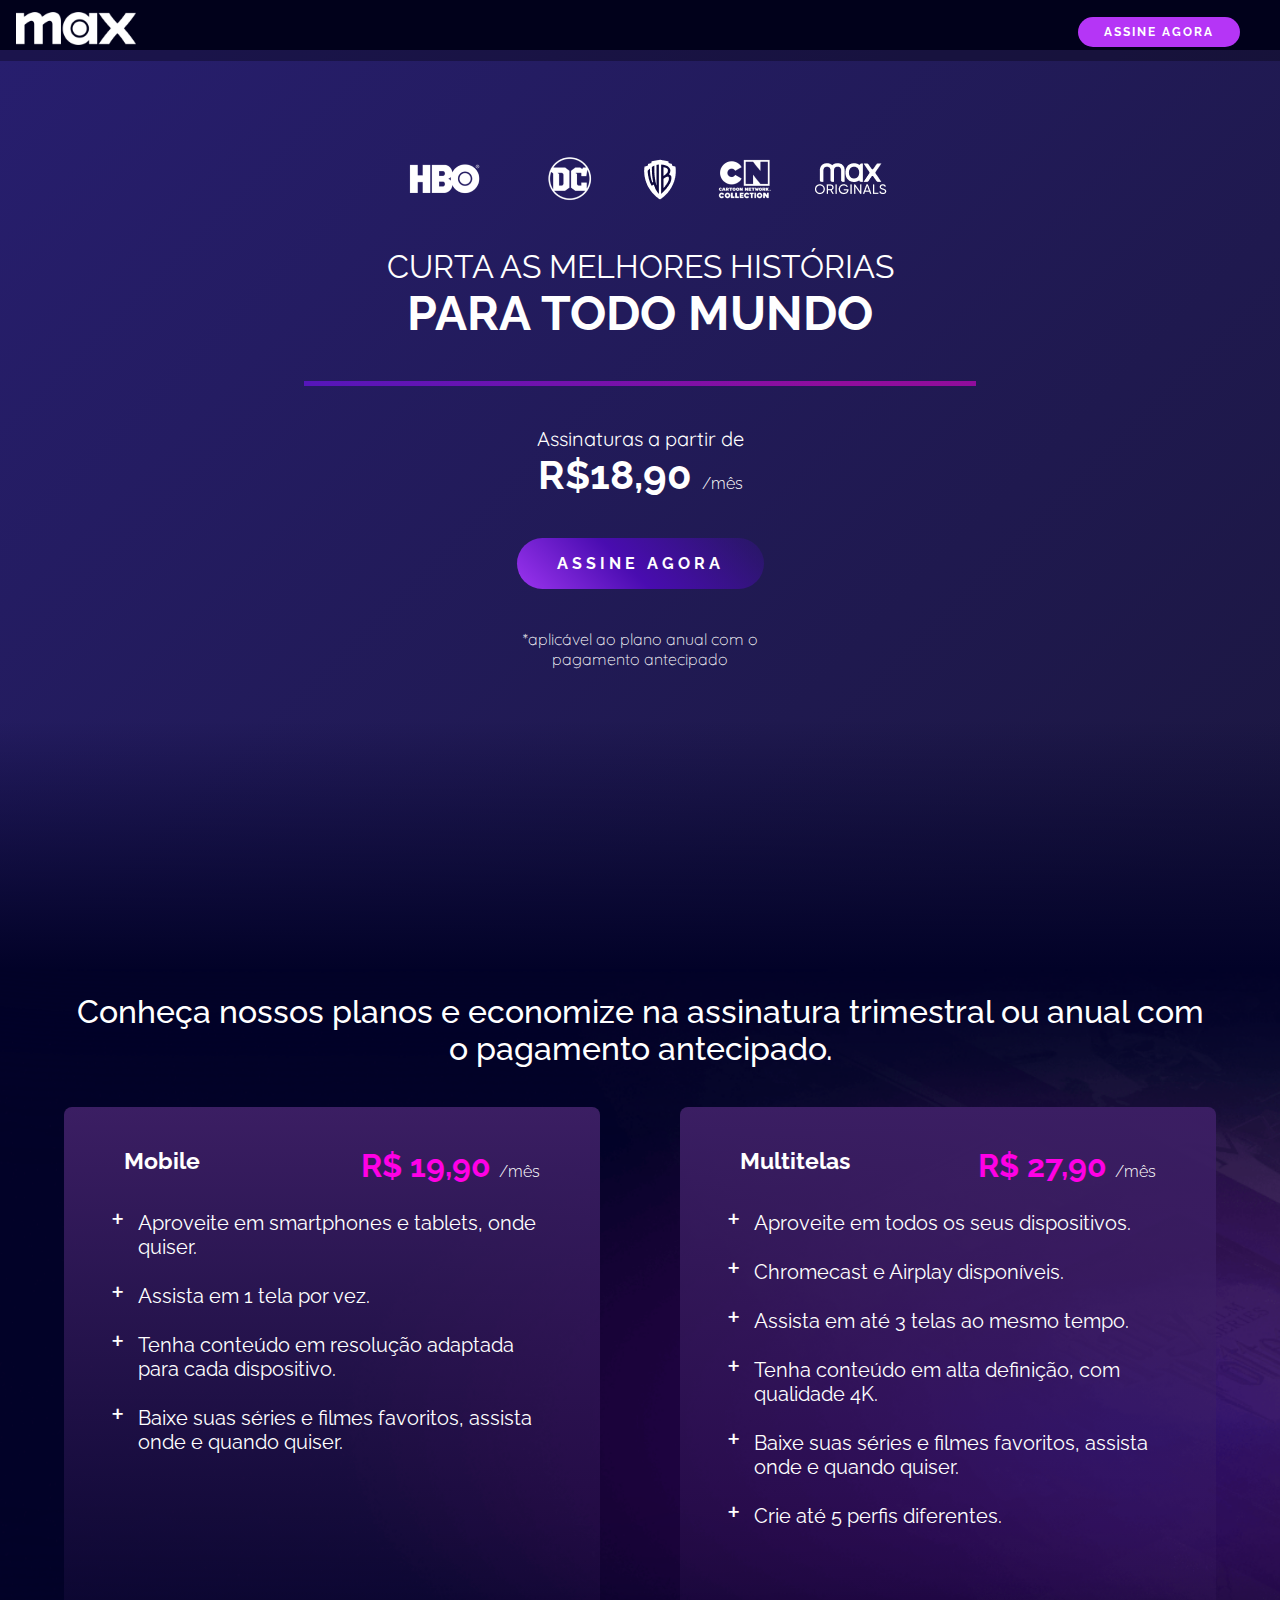
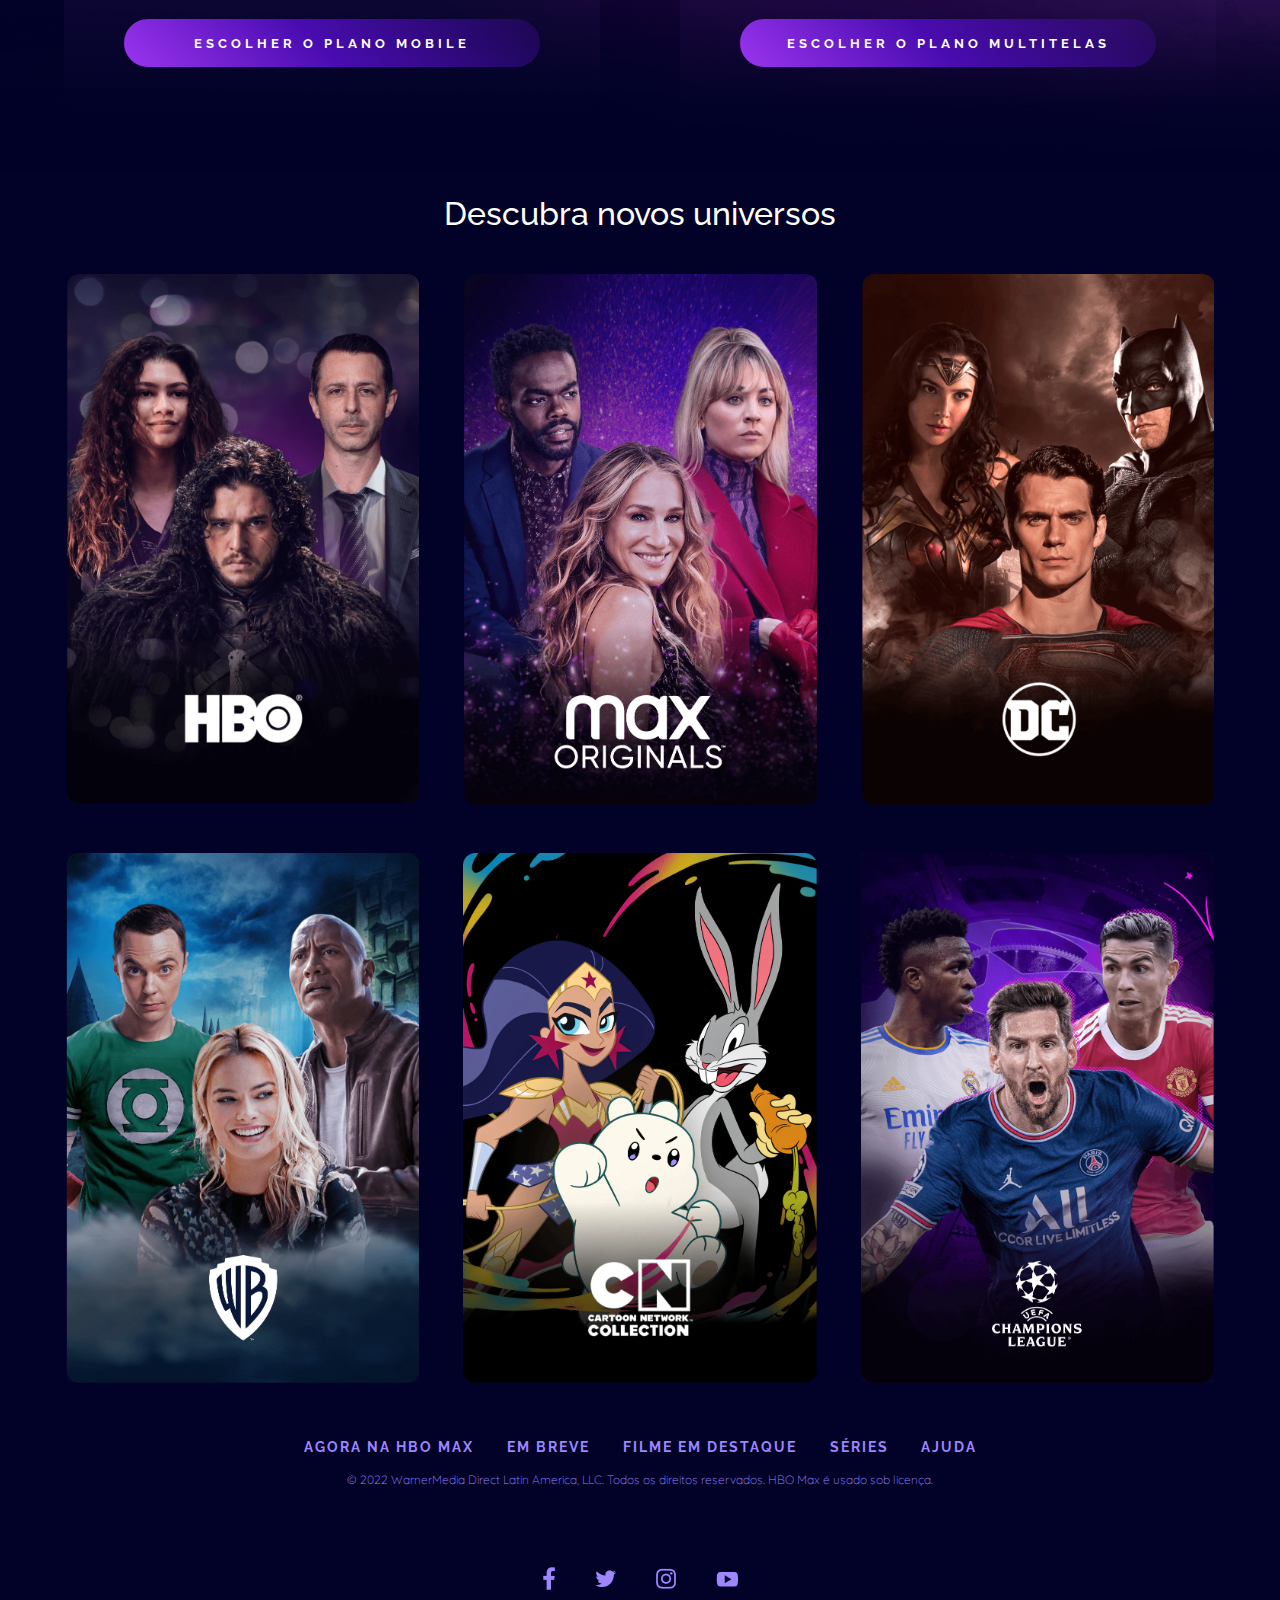
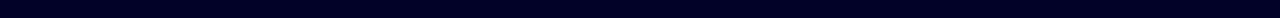
<file: index.html>
<!DOCTYPE html>
<html lang="pt-br">
  <head>
    <meta charset="UTF-8" />
    <meta name="viewport" content="width=device-width, initial-scale=1.0" />
    <title>MAX</title>
    <link rel="stylesheet" href="assets/CSS/style.css" />
    <link rel="icon" type="image/svg" href="./assets/images/favicon.svg" />
  </head>
  <body>

    <!--Navigation-->
    <section>
      <nav class="nav">
        <a href="index.html" class="nav__logo">
          <img
            src="./assets/images/max-logo.png"
            class="nav__logo-image"
            alt="Logotipo da Max com o nome da marca"
          />
        </a>
        <div>
          <a href="signIn.html" class="nav__item"></a>
          <a href="#subscription" class="nav__item nav__item--button button"
            >Assine Agora</a
          >
        </div>
      </nav>
    </section>

    <!--Header-->
    <section>
      <header class="header">
        <div class="header__content">
          <div class="header__channels">
            <img
              src="./assets/images/hbo.png"
              alt="logo da HBO"
              class="header__channel"
            />
            <img
              src="./assets/images/dc.png"
              alt="logo da DC"
              class="header__channel"
            />
            <img
              src="./assets/images/wb.png"
              alt="logo da Warner Bross"
              class="header__channel"
            />
            <img
              src="./assets/images/cartoon-network_neutral.png"
              alt="logo do Cartoon Network"
              class="header__channel"
            />
            <img
              src="./assets/images/max_originals.png"
              alt="logo do Max Originals"
              class="header__channel"
            />
          </div>
          <h1 class="header__title">
            <span class="header__title--light"
              >Curta as melhores histórias</span
            >
            Para todo mundo
          </h1>
          <div class="divider"></div>
          <div class="offer">
            <p>Assinaturas a partir de</p>
            <p class="offer__price">
              R$18,90 <span class="offer__price--small"> /mês</span>
            </p>
          </div>
          <a href="#subscription" class="button button--gradient header__button"
            >Assine agora</a
          >
          <p class="text--small">
            *aplicável ao plano anual com o pagamento antecipado
          </p>
        </div>
      </header>
    </section>

    <!--Main-->
    <section>
        <main>
            <section id="subscription" class="subscription">
              <div class="container">
                <h2 class="title">
                  Conheça nossos planos e economize na assinatura trimestral ou anual
                  com o pagamento antecipado.
                </h2>
                <div class="subscription__plans">
                  <div class="subscription__card">
                    <div>
                      <div class="subscription__plan">
                        <h3>Mobile</h3>
                        <p class="subscription__price">
                          R$ 19,90 <span class="text--small">/mês</span>
                        </p>
                      </div>
      
                      <ul class="subscription__goals">
                        <li class="subscription__description">
                          Aproveite em smartphones e tablets, onde quiser.
                        </li>
                        <li class="subscription__description">
                          Assista em 1 tela por vez.
                        </li>
                        <li class="subscription__description">
                          Tenha conteúdo em resolução adaptada para cada dispositivo.
                        </li>
                        <li class="subscription__description">
                          Baixe suas séries e filmes favoritos, assista onde e quando
                          quiser.
                        </li>
                      </ul>
                    </div>
                    <button class="button button--gradient">
                      Escolher o Plano Mobile
                    </button>
                  </div>
      
                  <div class="subscription__card">
                    <div>
                      <div class="subscription__plan">
                        <h3>Multitelas</h3>
                        <p class="subscription__price">
                          R$ 27,90 <span class="text--small">/mês</span>
                        </p>
                      </div>
      
                      <ul>
                        <li class="subscription__description">
                          Aproveite em todos os seus dispositivos.
                        </li>
                        <li class="subscription__description">
                          Chromecast e Airplay disponíveis.
                        </li>
                        <li class="subscription__description">
                          Assista em até 3 telas ao mesmo tempo.
                        </li>
                        <li class="subscription__description">
                          Tenha conteúdo em alta definição, com qualidade 4K.
                        </li>
                        <li class="subscription__description">
                          Baixe suas séries e filmes favoritos, assista onde e quando
                          quiser.
                        </li>
                        <li class="subscription__description">
                          Crie até 5 perfis diferentes.
                        </li>
                      </ul>
                    </div>
                    <button class="button button--gradient">
                      Escolher o Plano Multitelas
                    </button>
                  </div>
                </div>
              </div>
            </section>
      
            <section id="contents" class="contents container">
              <h2 class="title">Descubra novos universos</h2>
              <div class="contents__container">
                <div class="contents__card">
                  <img
                    class="contents__image"
                    src="assets/images/hbo-default_0.webp"
                    alt="HBO"
                  />
                </div>
                <div class="contents__card">
                  <img
                    class="contents__image"
                    src="assets/images/MAX-Default.webp"
                    alt="Max Originals"
                  />
                </div>
                <div class="contents__card">
                  <img
                    class="contents__image"
                    src="assets/images/DC_Default.webp"
                    alt="DC"
                  />
                </div>
                <div class="contents__card">
                  <img
                    class="contents__image"
                    src="assets/images/WB-Default.webp"
                    alt="Warner Bross"
                  />
                </div>
                <div class="contents__card">
                  <img
                    class="contents__image"
                    src="assets/images/CN-Default.webp"
                    alt="Cartoon Network"
                  />
                </div>
                <div class="contents__card">
                  <img
                    class="contents__image"
                    src="assets/images/UCL-Default.webp"
                    alt="UEFA Champions League"
                  />
                </div>
              </div>
            </section>
          </main>
      
    </section>

    <!--Footer-->
    <section>
        <footer class="footer container">
            <div>
              <a class="footer__link" href="https://www.hbomax.com/br/pt/sitemap">
                Agora na HBO Max
              </a>
              <a class="footer__link" href="https://www.hbomax.com/br/pt/coming-soon">
                Em breve
              </a>
              <a class="footer__link" href="https://www.hbomax.com/br/pt/feature">
                Filme em destaque
              </a>
              <a class="footer__link" href="https://www.hbomax.com/br/pt/series"
                >Séries</a
              >
              <a class="footer__link" href="https://help.hbomax.com/br">Ajuda</a>
            </div>
            <p class="text--small footer__legal">
              © 2022 WarnerMedia Direct Latin America, LLC. Todos os direitos
              reservados. HBO Max é usado sob licença.
            </p>
            <div class="footer__social">
              <a
                href="https://www.facebook.com/HBOMaxBr/"
                class="footer__social-link"
              >
                <img src="assets/images/fb_0.png" alt="Facebook" />
              </a>
              <a href="https://twitter.com/HBOMaxBR" class="footer__social-link">
                <img src="assets/images/twitter_0.png" alt="Twitter" />
              </a>
              <a
                href="https://www.instagram.com/hbomaxbr/"
                class="footer__social-link"
              >
                <img src="assets/images/instagram_0.png" alt="Instagram" />
              </a>
              <a
                href="https://www.youtube.com/c/hbomaxbr"
                class="footer__social-link"
              >
                <img src="assets/images/youtube_0.png" alt="Youtube" />
              </a>
            </div>
          </footer>
    
    </section>

    </body>
</html>
</file>
<file: assets/CSS/style.css>
/*----Global----*/
@import url(global.css);

/*----Header----*/
.header {
    position: relative;
    margin-top: 50px;
    padding: 100px 0 300px;
    background: linear-gradient(-45deg, #56125b, #0f0f10, #271e6e);
    background-size: 400% 400%;
    animation: gradient 10s ease infinite alternate;
}
  
  .header::after {
    content: "";
    width: 100%;
    height: 250px;
    position: absolute;
    bottom: 0;
    background: linear-gradient(0deg, var(--primary-color), transparent);
}
  
  .header__content {
    display: flex;
    margin: auto;
    flex-direction: column;
    align-items: center;
    gap: 40px;
    padding: 0 40px;
}
  
  .header__channels {
    display: flex;
    flex-wrap: wrap;
    justify-content: center;
    gap: 24px;
}
  
  .header__channel {
    object-fit: contain;
}
  
  .header__title {
    text-transform: uppercase;
    text-align: center;
    font-size: 3rem;
}
  
  .header__title--light {
    display: block;
    font-weight: lighter;
    font-size: 2rem;
}
  
  .header .text--small {
    max-width: 300px;
    text-align: center;
}
  
  .header__button {
    animation: wiggle 2.2s linear infinite;
}
  
.divider {
    width: 70%;
    height: 5px;
    max-width: 672px;
    background: var(--divider-bg-color);
}

.offer {
    font-size: 20px;
    text-align: center;
}

.offer__price {
    font-size: 2.5rem;
    font-family: "Raleway", sans-serif;
    font-weight: bold;
}

.offer__price--small {
    font-size: 1rem;
    font-weight: 300;
  }

.title {
    font-size: 2rem;
    font-weight: 500;
}

/*----Main----*/
.subscription {
  background: url("../images/background-movies-series.png") no-repeat;
  background-size: cover;
  position: relative;
}

.subscription__plans {
  display: flex;
  justify-content: space-around;
  gap: 80px;
  margin: 40px 0;
  perspective: 2000px;
  perspective-origin: top;
}

.subscription__card {
  background: var(--card-bg-color);
  padding: 40px 60px;
  border-radius: 8px;
  display: flex;
  min-height: 600px;
  flex-direction: column;
  justify-content: space-between;
  transition: transform 1s ease-in-out;
}

.subscription__plans:has(.subscription__card:nth-child(1):hover)
  .subscription__card:nth-child(2) {
  transform: rotateY(-45deg);
}

.subscription__plans:has(.subscription__card:nth-child(2):hover)
  .subscription__card:nth-child(1) {
  transform: rotateY(45deg);
}

.subscription__description {
  text-align: left;
  list-style: none;
  font-size: 1.25rem;
  margin-bottom: 14px;
  padding-left: 14px;
}

.subscription__price {
  font-size: 2rem;
  font-family: "Raleway", sans-serif;
  color: var(--secondary-color);
  font-weight: 700;
}

.subscription__price .text--small {
  color: var(--text-color);
}

.subscription__description::marker {
  content: "+";
  font-size: 2rem;
  margin: 0 8px 0 0;
}

.subscription__plan {
  display: flex;
  justify-content: space-between;
  font-size: 1.25rem;
  margin-bottom: 16px;
}

/* Contents */
.subscription__plan {
  display: flex;
  justify-content: space-between;
  font-size: 1.25rem;
  margin-bottom: 16px;
}

.contents__container {
  margin-top: 40px;
  display: grid;
  grid-template-columns: repeat(3, 1fr);
  gap: 40px;
}

.contents__card {
  border-radius: 16px;
  background-repeat: no-repeat;
  background-size: cover;
  background-position: center;
  border: 2px solid transparent;
  transition: transform 0.8s, background 0.8s, border 1s;
}

.contents__card {
  border-radius: 16px;
  background-repeat: no-repeat;
  background-size: cover;
  background-position: center;
  border: 2px solid transparent;
  transition: transform 0.8s, background 0.8s, border 1s;
}

.contents__card:hover .contents__image {
  opacity: 0;
}

.contents__image {
  width: 100%;
  object-fit: cover;
  object-position: center;
  transition: opacity 2s;
}

/* HBO Content */

.contents__card:nth-child(1):hover {
  background-image: url("../images/hbo-hover_0.webp");
}

/* Max Originals Content */

.contents__card:nth-child(2):hover {
  background-image: url("../images/MAX-Hover.webp");
}

/* DC Content */

.contents__card:nth-child(3):hover {
  background-image: url("../images/DC-Hover.webp");
}

/* WB Content */

.contents__card:nth-child(4):hover {
  background-image: url("../images/WB-Hover.webp");
}

/* CN Content */

.contents__card:nth-child(5):hover {
  background-image: url("../images/CN-Hover.png");
}

/* Champions League Content */

.contents__card:nth-child(6):hover {
  background-image: url("../images/UCL-Hover.webp");
}

/* Media Queries */

@media screen and (max-width: 1200px) {
  .subscription__plans {
    gap: 40px;
  }

  .contents__container {
    gap: 32px;
  }
}

@media screen and (max-width: 1140px) {
  .subscription__plans {
    flex-direction: column;
    align-items: center;
  }

  .subscription__card {
    max-width: 600px;
  }
}

@media screen and (max-width: 800px) {
  .contents__container {
    grid-template-columns: repeat(2, 1fr);
  }
}

@media screen and (max-width: 480px) {
  .subscription__price {
    font-size: 1.5rem;
  }

  .subscription__description {
    font-size: 1rem;
  }

  .subscription__plan {
    flex-direction: column;
    justify-content: center;
  }

  .subscription__card {
    padding: 40px;
  }

  .contents__container {
    grid-template-columns: repeat(6, 100%);
    grid-auto-flow: column;
    overflow: auto hidden;
  }
}

@media (pointer: coarse) {
  .contents__card:hover {
    transform: none;
  }

  .subscription__plans:has(.subscription__card:nth-child(1):hover)
    .subscription__card:nth-child(2),
  .subscription__plans:has(.subscription__card:nth-child(2):hover)
    .subscription__card:nth-child(1) {
    transform: none;
  }
}

/* Animations */

@keyframes gradient {
  0% {
    background-position: 0% 50%;
  }
  50% {
    background-position: 100% 50%;
  }
  100% {
    background-position: 0% 50%;
  }
}

@keyframes wiggle {
  0%,
  10% {
    transform: rotate(0);
  }
  15% {
    transform: rotate(-15deg);
  }
  20% {
    transform: rotate(10deg);
  }
  25% {
    transform: rotate(-10deg);
  }
  30% {
    transform: rotate(10deg);
  }
  35% {
    transform: rotate(-10deg);
  }
  40%,
  100% {
    transform: rotate(0);
  }
}
</file>
